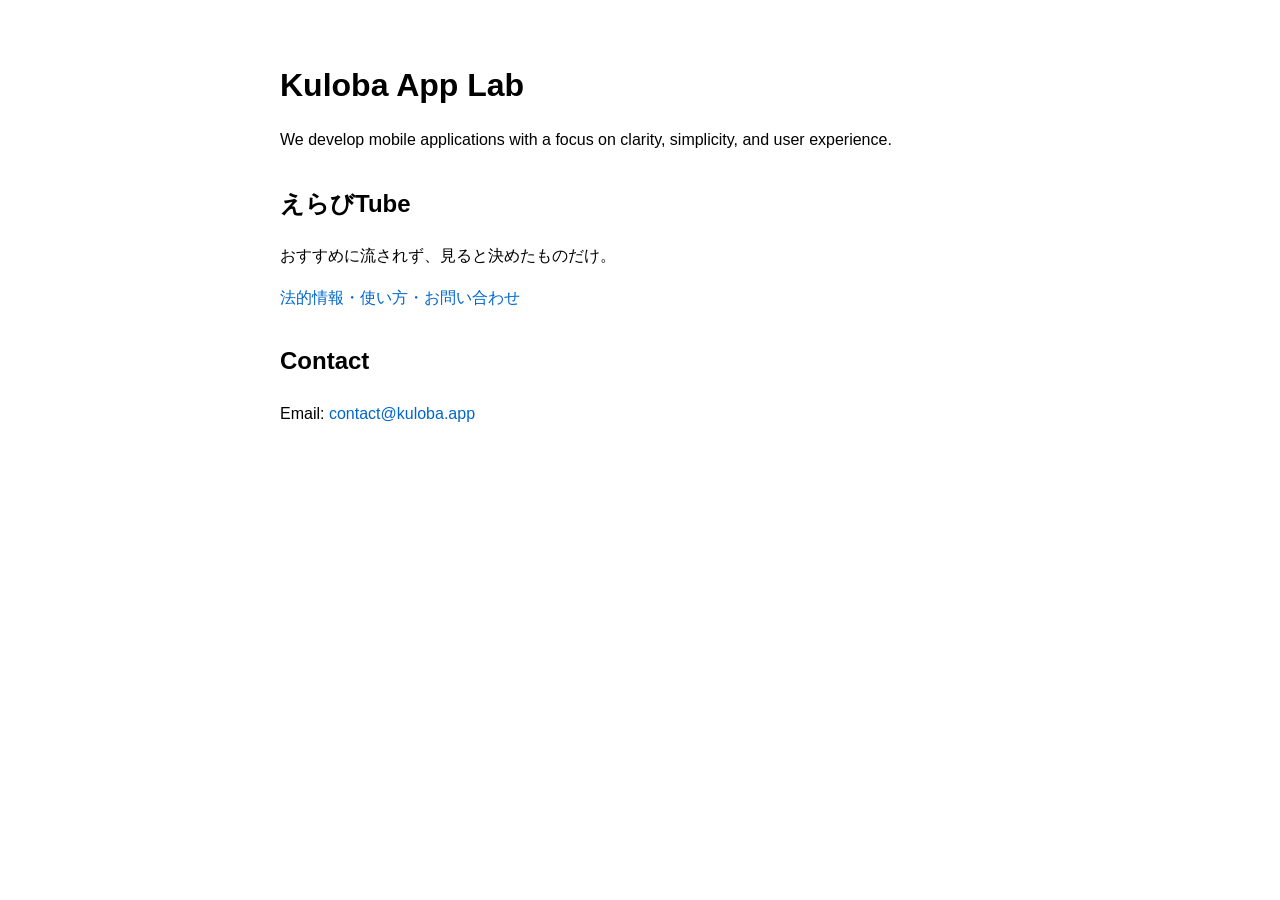
<file: index.html>
<!DOCTYPE html>
<html lang="en">
<head>
  <meta charset="UTF-8">
  <meta name="viewport" content="width=device-width, initial-scale=1.0">
  <title>Kuloba App Lab</title>
  <style>
    body {
      font-family: Arial, sans-serif;
      max-width: 720px;
      margin: 60px auto;
      padding: 0 20px;
      line-height: 1.6;
    }
    h1 {
      font-size: 32px;
      margin-bottom: 10px;
    }
    a {
      color: #0066cc;
      text-decoration: none;
    }
    a:hover {
      text-decoration: underline;
    }
    .section {
      margin-top: 32px;
    }
  </style>
</head>
<body>
  <h1>Kuloba App Lab</h1>
  <p>We develop mobile applications with a focus on clarity, simplicity, and user experience.</p>

  <div class="section" lang="ja">
    <h2>えらびTube</h2>
    <p>おすすめに流されず、見ると決めたものだけ。</p>
    <p><a href="erabitube/legal/">法的情報・使い方・お問い合わせ</a></p>
  </div>

  <div class="section">
    <h2>Contact</h2>
    <p>Email: <a href="mailto:contact@kuloba.app">contact@kuloba.app</a></p>
  </div>

</body>
</html>
</file>
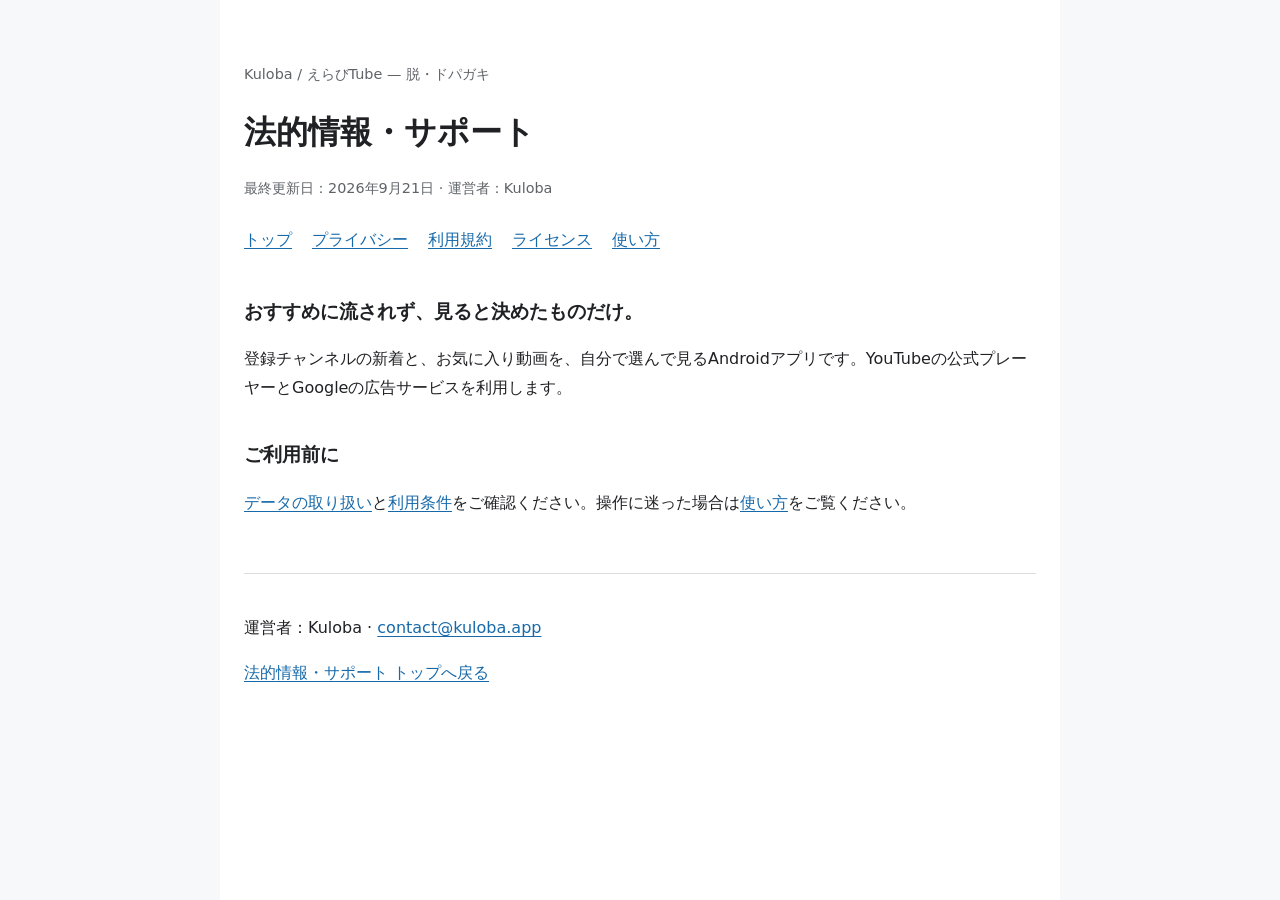
<file: erabitube/legal/index.html>
<!doctype html>
<html lang="ja">
<head>
  <meta charset="utf-8">
  <meta name="viewport" content="width=device-width,initial-scale=1">
  <title>法的情報・サポート | えらびTube</title>
  <link rel="stylesheet" href="style.css">
</head>
<body><main>
  <p class="brand">Kuloba / えらびTube — 脱・ドパガキ</p>
  <h1>法的情報・サポート</h1>
  <p class="meta">最終更新日：2026年9月21日 · 運営者：Kuloba</p>
  <nav aria-label="ページ一覧">
    <a href="index.html">トップ</a><a href="privacy.html">プライバシー</a>
    <a href="terms.html">利用規約</a><a href="open-source-licenses.html">ライセンス</a>
    <a href="help.html">使い方</a>
  </nav>
  <h2>おすすめに流されず、見ると決めたものだけ。</h2><p>登録チャンネルの新着と、お気に入り動画を、自分で選んで見るAndroidアプリです。YouTubeの公式プレーヤーとGoogleの広告サービスを利用します。</p><h2>ご利用前に</h2><p><a href="privacy.html">データの取り扱い</a>と<a href="terms.html">利用条件</a>をご確認ください。操作に迷った場合は<a href="help.html">使い方</a>をご覧ください。</p>
  <footer><p>運営者：Kuloba · <a href="mailto:contact@kuloba.app">contact@kuloba.app</a></p><a href="index.html">法的情報・サポート トップへ戻る</a></footer>
</main></body>
</html>
</file>
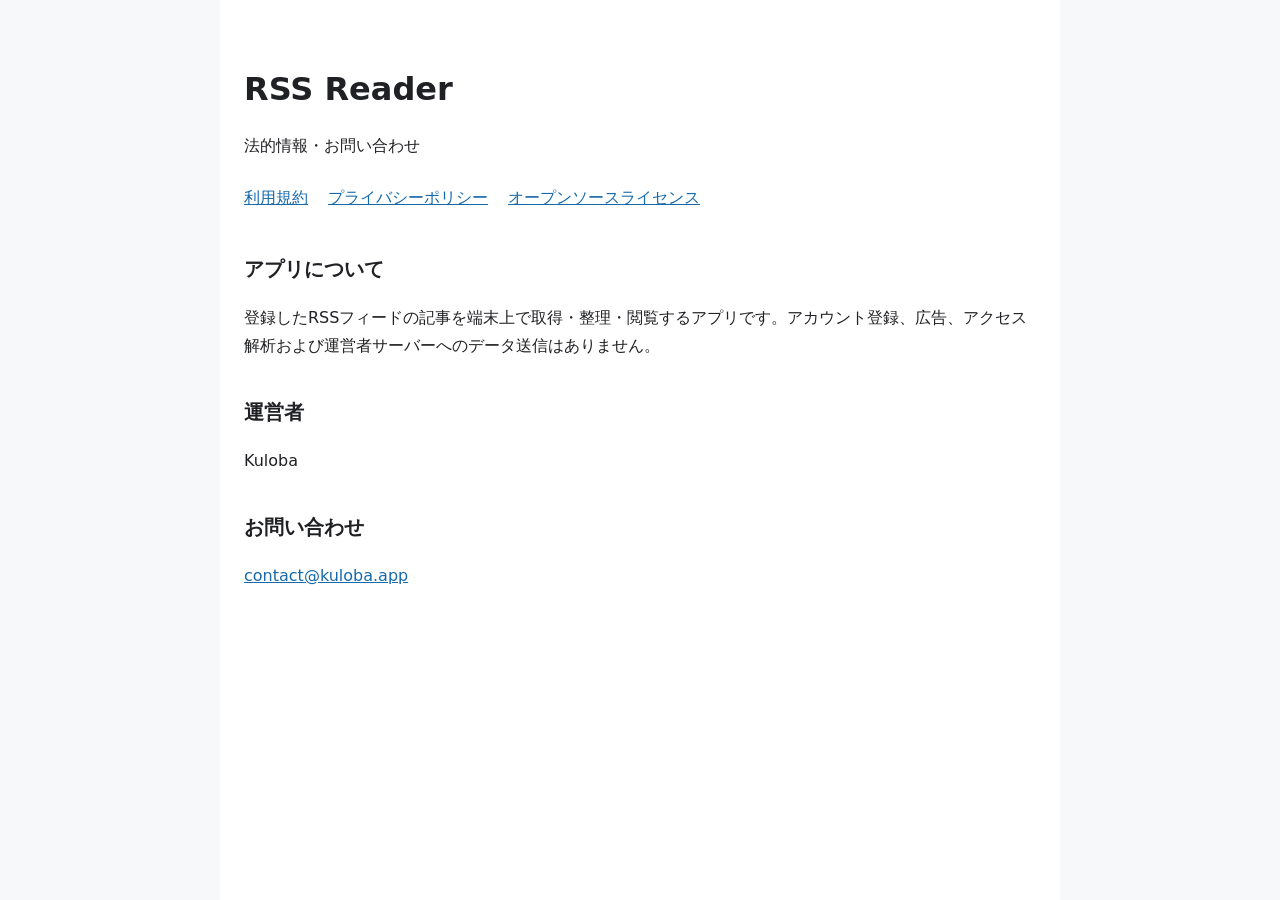
<file: rss-reader/legal/index.html>
<!doctype html>
<html lang="ja">
<head>
  <meta charset="utf-8">
  <meta name="viewport" content="width=device-width,initial-scale=1">
  <title>RSS Reader 法的情報</title>
  <link rel="stylesheet" href="style.css">
</head>
<body><main>
  <h1>RSS Reader</h1>
  <p>法的情報・お問い合わせ</p>
  <nav aria-label="法的情報">
    <a href="terms.html">利用規約</a>
    <a href="privacy.html">プライバシーポリシー</a>
    <a href="open-source-licenses.html">オープンソースライセンス</a>
  </nav>
  <h2>アプリについて</h2>
  <p>登録したRSSフィードの記事を端末上で取得・整理・閲覧するアプリです。アカウント登録、広告、アクセス解析および運営者サーバーへのデータ送信はありません。</p>
  <h2>運営者</h2>
  <p>Kuloba</p>
  <h2>お問い合わせ</h2>
  <p><a href="mailto:contact@kuloba.app">contact@kuloba.app</a></p>
</main></body>
</html>
</file>
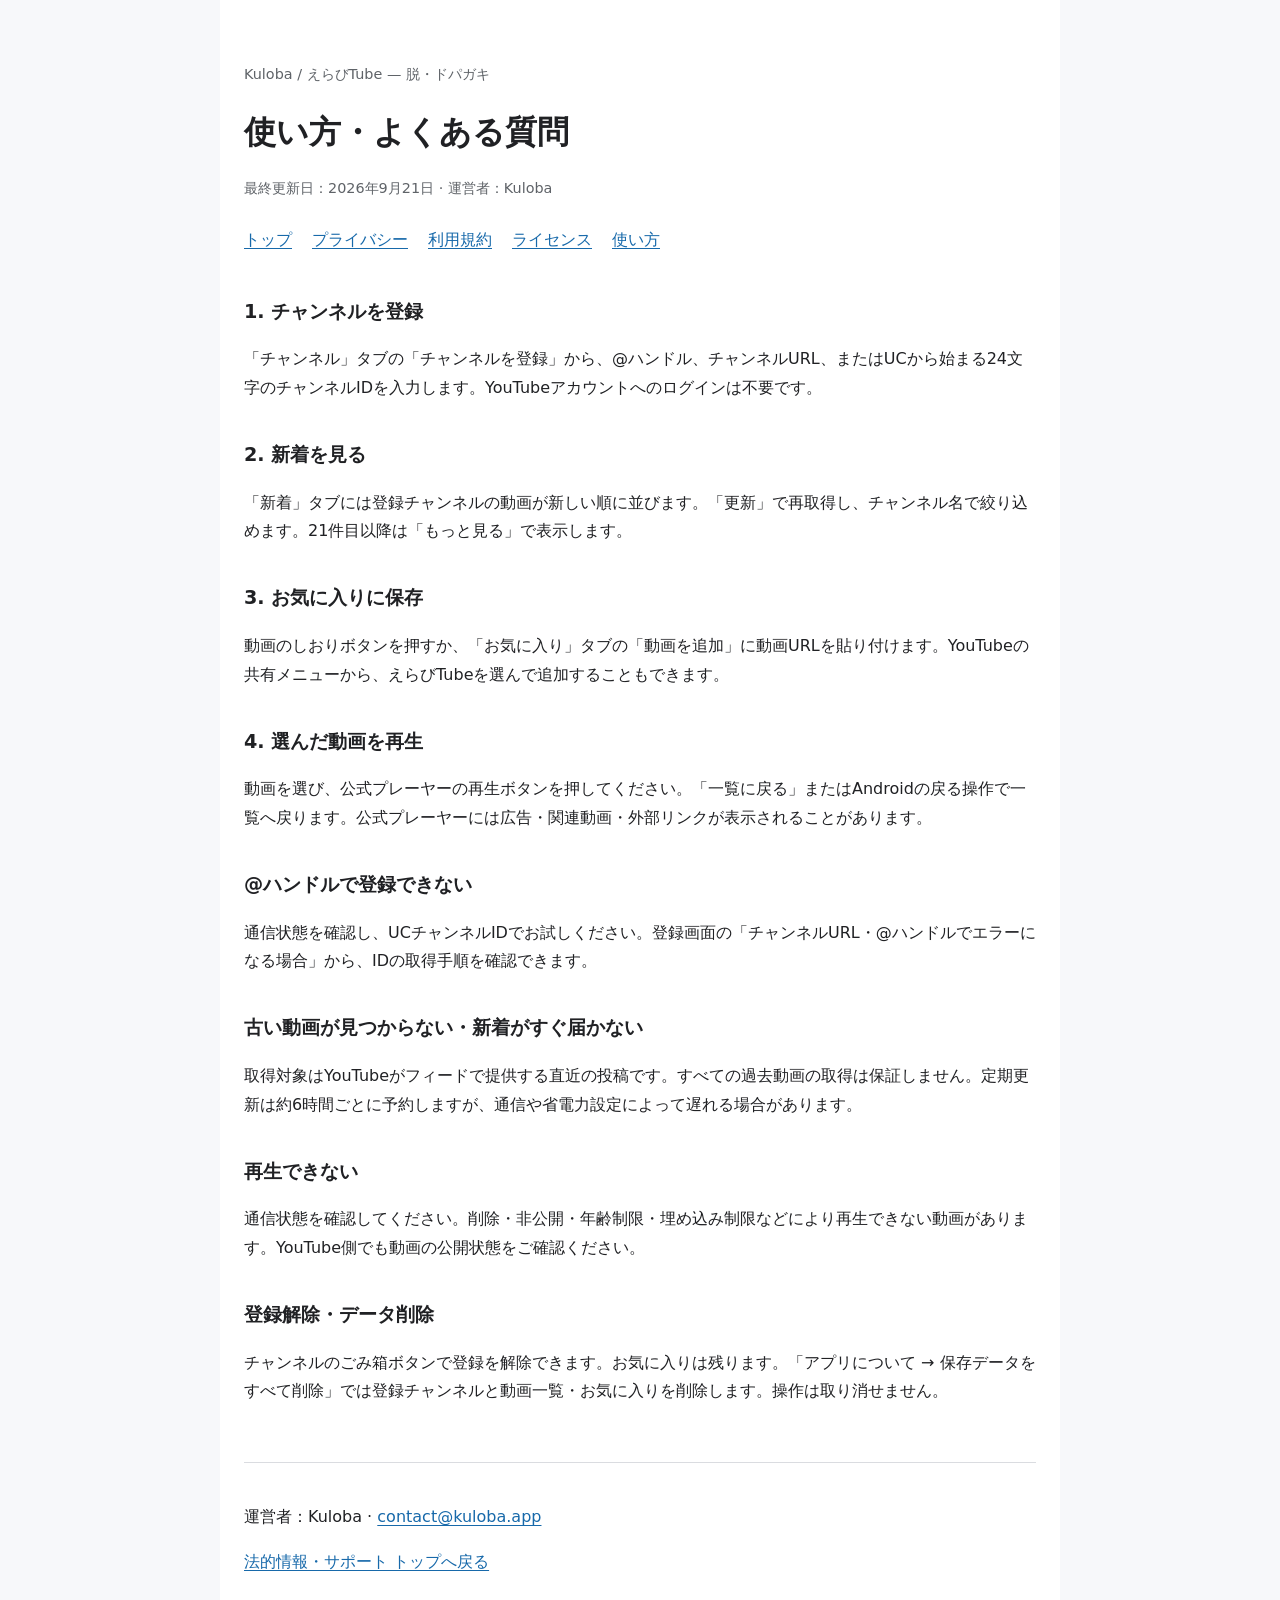
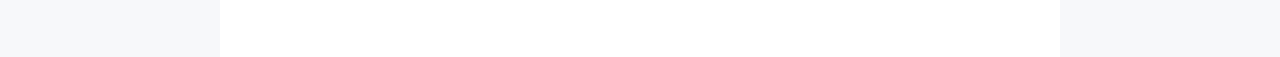
<file: erabitube/legal/help.html>
<!doctype html>
<html lang="ja">
<head>
  <meta charset="utf-8">
  <meta name="viewport" content="width=device-width,initial-scale=1">
  <title>使い方・よくある質問 | えらびTube</title>
  <link rel="stylesheet" href="style.css">
</head>
<body><main>
  <p class="brand">Kuloba / えらびTube — 脱・ドパガキ</p>
  <h1>使い方・よくある質問</h1>
  <p class="meta">最終更新日：2026年9月21日 · 運営者：Kuloba</p>
  <nav aria-label="ページ一覧">
    <a href="index.html">トップ</a><a href="privacy.html">プライバシー</a>
    <a href="terms.html">利用規約</a><a href="open-source-licenses.html">ライセンス</a>
    <a href="help.html">使い方</a>
  </nav>
  <section><h2>1. チャンネルを登録</h2><p>「チャンネル」タブの「チャンネルを登録」から、@ハンドル、チャンネルURL、またはUCから始まる24文字のチャンネルIDを入力します。YouTubeアカウントへのログインは不要です。</p></section>
<section><h2>2. 新着を見る</h2><p>「新着」タブには登録チャンネルの動画が新しい順に並びます。「更新」で再取得し、チャンネル名で絞り込めます。21件目以降は「もっと見る」で表示します。</p></section>
<section><h2>3. お気に入りに保存</h2><p>動画のしおりボタンを押すか、「お気に入り」タブの「動画を追加」に動画URLを貼り付けます。YouTubeの共有メニューから、えらびTubeを選んで追加することもできます。</p></section>
<section><h2>4. 選んだ動画を再生</h2><p>動画を選び、公式プレーヤーの再生ボタンを押してください。「一覧に戻る」またはAndroidの戻る操作で一覧へ戻ります。公式プレーヤーには広告・関連動画・外部リンクが表示されることがあります。</p></section>
<section><h2>@ハンドルで登録できない</h2><p>通信状態を確認し、UCチャンネルIDでお試しください。登録画面の「チャンネルURL・@ハンドルでエラーになる場合」から、IDの取得手順を確認できます。</p></section>
<section><h2>古い動画が見つからない・新着がすぐ届かない</h2><p>取得対象はYouTubeがフィードで提供する直近の投稿です。すべての過去動画の取得は保証しません。定期更新は約6時間ごとに予約しますが、通信や省電力設定によって遅れる場合があります。</p></section>
<section><h2>再生できない</h2><p>通信状態を確認してください。削除・非公開・年齢制限・埋め込み制限などにより再生できない動画があります。YouTube側でも動画の公開状態をご確認ください。</p></section>
<section><h2>登録解除・データ削除</h2><p>チャンネルのごみ箱ボタンで登録を解除できます。お気に入りは残ります。「アプリについて → 保存データをすべて削除」では登録チャンネルと動画一覧・お気に入りを削除します。操作は取り消せません。</p></section>
  <footer><p>運営者：Kuloba · <a href="mailto:contact@kuloba.app">contact@kuloba.app</a></p><a href="index.html">法的情報・サポート トップへ戻る</a></footer>
</main></body>
</html>
</file>
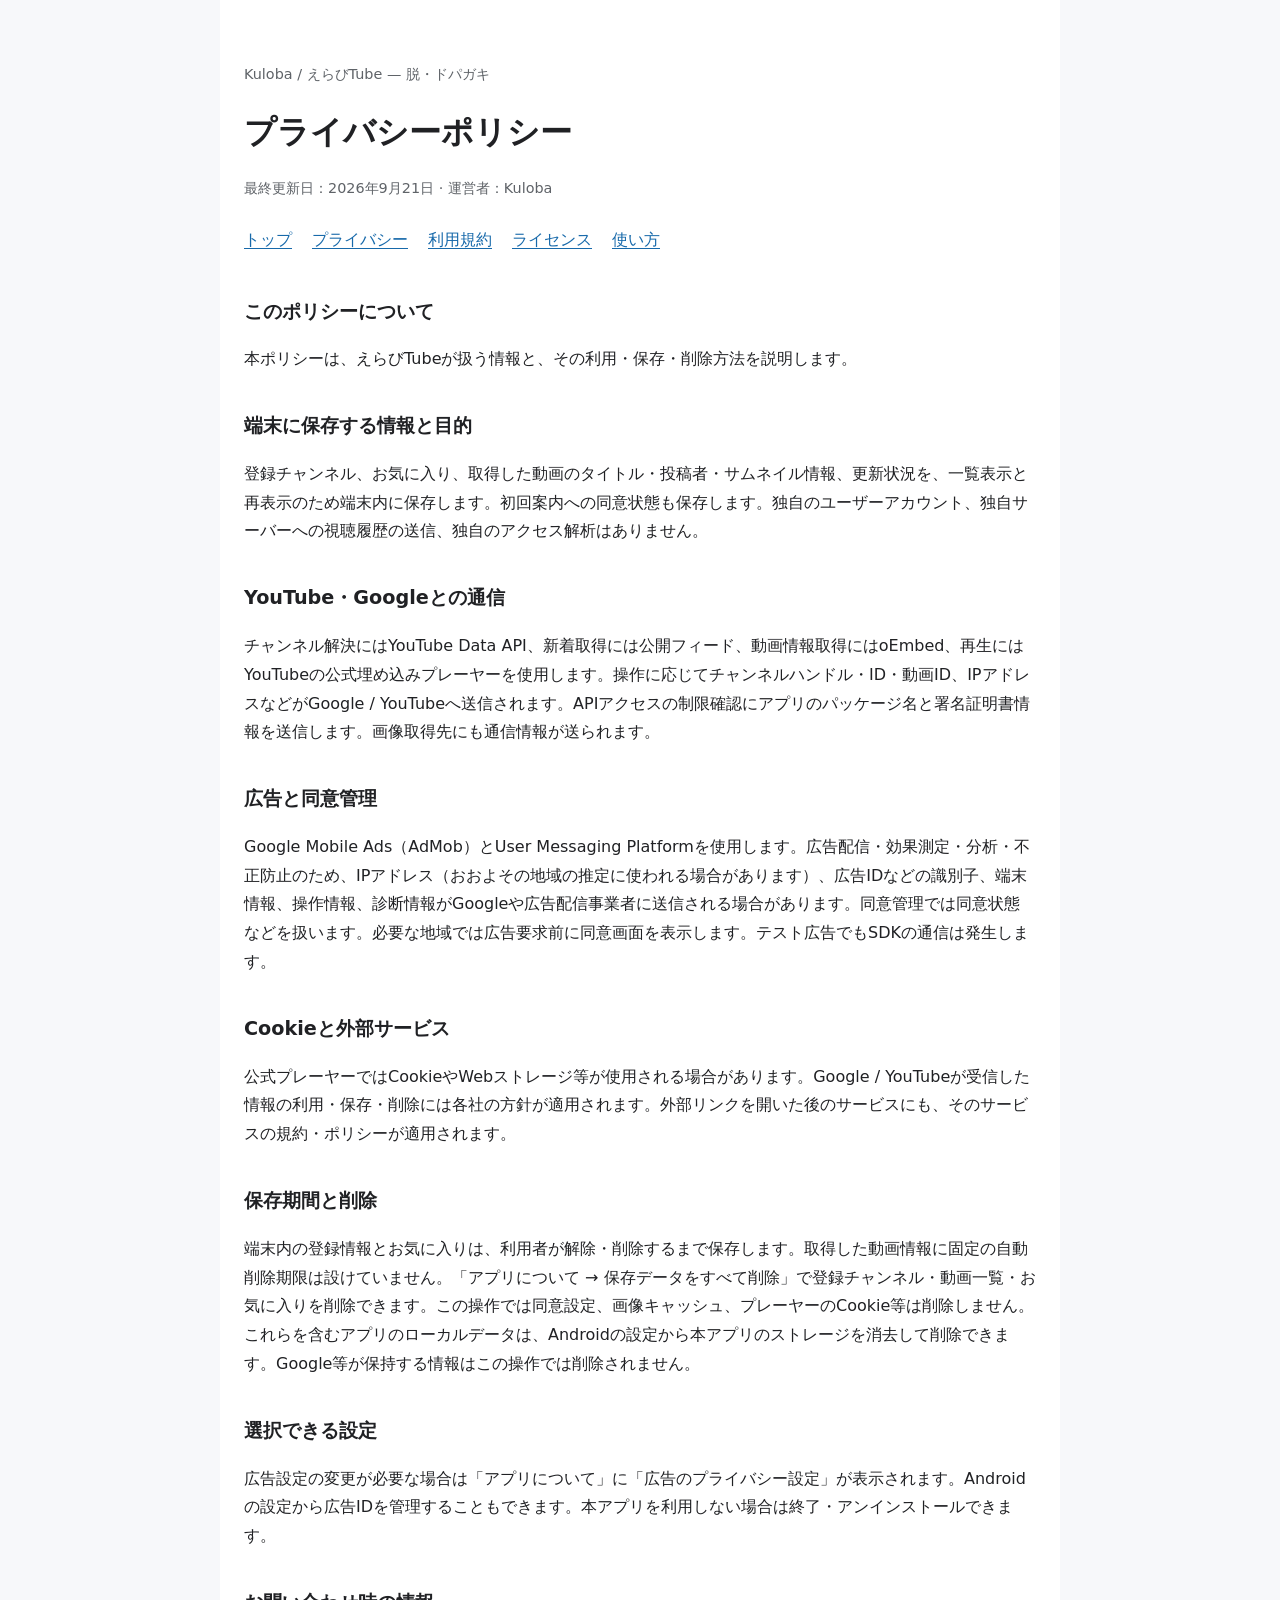
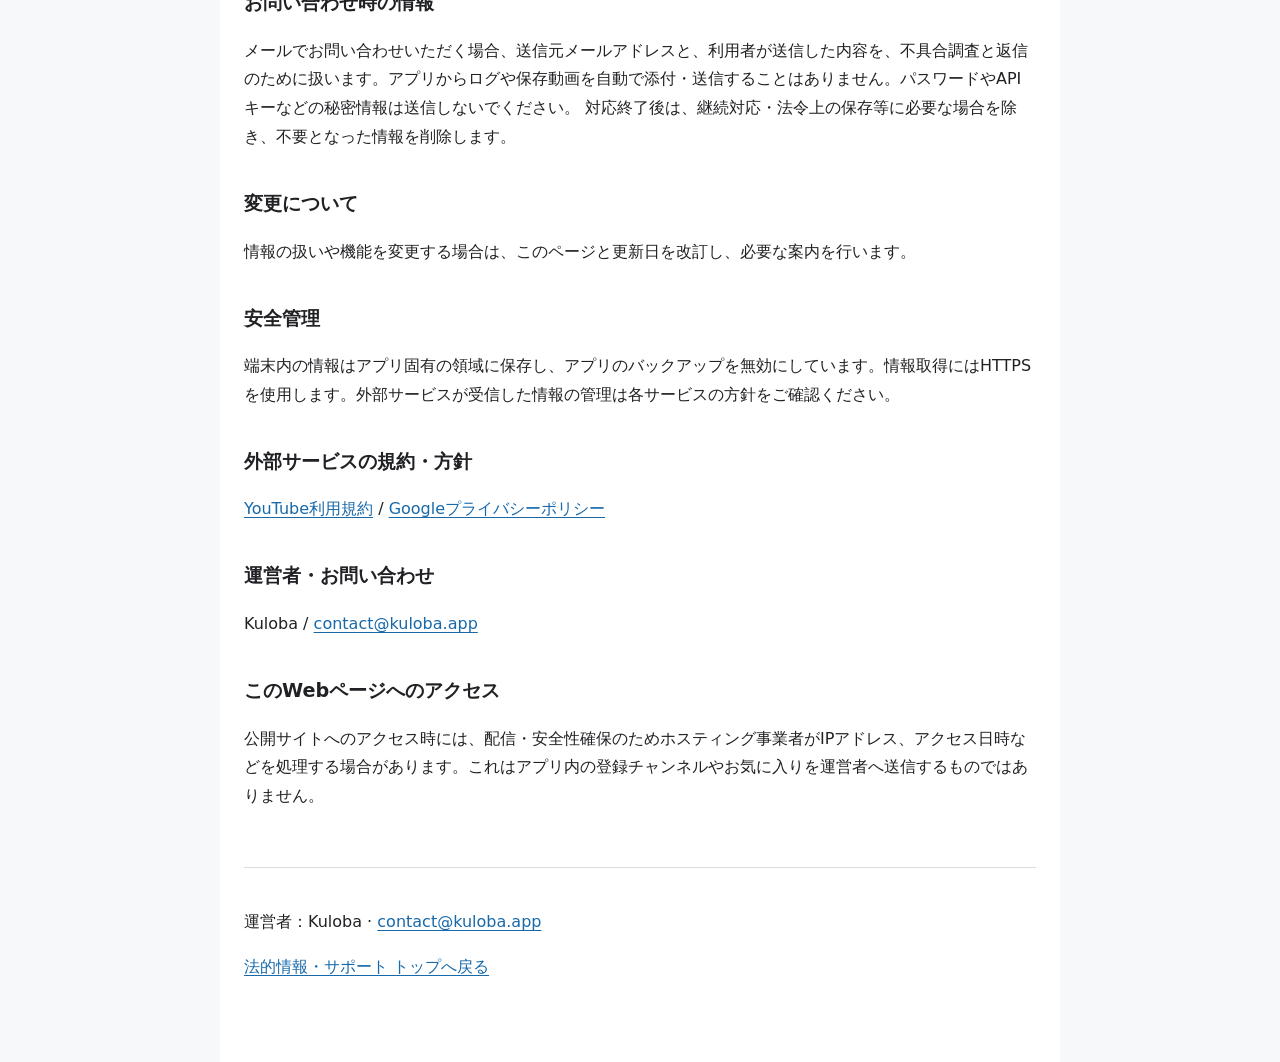
<file: erabitube/legal/privacy.html>
<!doctype html>
<html lang="ja">
<head>
  <meta charset="utf-8">
  <meta name="viewport" content="width=device-width,initial-scale=1">
  <title>プライバシーポリシー | えらびTube</title>
  <link rel="stylesheet" href="style.css">
</head>
<body><main>
  <p class="brand">Kuloba / えらびTube — 脱・ドパガキ</p>
  <h1>プライバシーポリシー</h1>
  <p class="meta">最終更新日：2026年9月21日 · 運営者：Kuloba</p>
  <nav aria-label="ページ一覧">
    <a href="index.html">トップ</a><a href="privacy.html">プライバシー</a>
    <a href="terms.html">利用規約</a><a href="open-source-licenses.html">ライセンス</a>
    <a href="help.html">使い方</a>
  </nav>
  <section><h2>このポリシーについて</h2><p>本ポリシーは、えらびTubeが扱う情報と、その利用・保存・削除方法を説明します。</p></section>
<section><h2>端末に保存する情報と目的</h2><p>登録チャンネル、お気に入り、取得した動画のタイトル・投稿者・サムネイル情報、更新状況を、一覧表示と再表示のため端末内に保存します。初回案内への同意状態も保存します。独自のユーザーアカウント、独自サーバーへの視聴履歴の送信、独自のアクセス解析はありません。</p></section>
<section><h2>YouTube・Googleとの通信</h2><p>チャンネル解決にはYouTube Data API、新着取得には公開フィード、動画情報取得にはoEmbed、再生にはYouTubeの公式埋め込みプレーヤーを使用します。操作に応じてチャンネルハンドル・ID・動画ID、IPアドレスなどがGoogle / YouTubeへ送信されます。APIアクセスの制限確認にアプリのパッケージ名と署名証明書情報を送信します。画像取得先にも通信情報が送られます。</p></section>
<section><h2>広告と同意管理</h2><p>Google Mobile Ads（AdMob）とUser Messaging Platformを使用します。広告配信・効果測定・分析・不正防止のため、IPアドレス（おおよその地域の推定に使われる場合があります）、広告IDなどの識別子、端末情報、操作情報、診断情報がGoogleや広告配信事業者に送信される場合があります。同意管理では同意状態などを扱います。必要な地域では広告要求前に同意画面を表示します。テスト広告でもSDKの通信は発生します。</p></section>
<section><h2>Cookieと外部サービス</h2><p>公式プレーヤーではCookieやWebストレージ等が使用される場合があります。Google / YouTubeが受信した情報の利用・保存・削除には各社の方針が適用されます。外部リンクを開いた後のサービスにも、そのサービスの規約・ポリシーが適用されます。</p></section>
<section><h2>保存期間と削除</h2><p>端末内の登録情報とお気に入りは、利用者が解除・削除するまで保存します。取得した動画情報に固定の自動削除期限は設けていません。「アプリについて → 保存データをすべて削除」で登録チャンネル・動画一覧・お気に入りを削除できます。この操作では同意設定、画像キャッシュ、プレーヤーのCookie等は削除しません。これらを含むアプリのローカルデータは、Androidの設定から本アプリのストレージを消去して削除できます。Google等が保持する情報はこの操作では削除されません。</p></section>
<section><h2>選択できる設定</h2><p>広告設定の変更が必要な場合は「アプリについて」に「広告のプライバシー設定」が表示されます。Androidの設定から広告IDを管理することもできます。本アプリを利用しない場合は終了・アンインストールできます。</p></section>
<section><h2>お問い合わせ時の情報</h2><p>メールでお問い合わせいただく場合、送信元メールアドレスと、利用者が送信した内容を、不具合調査と返信のために扱います。アプリからログや保存動画を自動で添付・送信することはありません。パスワードやAPIキーなどの秘密情報は送信しないでください。 対応終了後は、継続対応・法令上の保存等に必要な場合を除き、不要となった情報を削除します。</p></section>
<section><h2>変更について</h2><p>情報の扱いや機能を変更する場合は、このページと更新日を改訂し、必要な案内を行います。</p></section>
<section><h2>安全管理</h2><p>端末内の情報はアプリ固有の領域に保存し、アプリのバックアップを無効にしています。情報取得にはHTTPSを使用します。外部サービスが受信した情報の管理は各サービスの方針をご確認ください。</p></section><h2>外部サービスの規約・方針</h2><p><a href="https://www.youtube.com/t/terms">YouTube利用規約</a> / <a href="https://policies.google.com/privacy">Googleプライバシーポリシー</a></p><h2>運営者・お問い合わせ</h2><p>Kuloba / <a href="mailto:contact@kuloba.app">contact@kuloba.app</a></p><h2>このWebページへのアクセス</h2><p>公開サイトへのアクセス時には、配信・安全性確保のためホスティング事業者がIPアドレス、アクセス日時などを処理する場合があります。これはアプリ内の登録チャンネルやお気に入りを運営者へ送信するものではありません。</p>
  <footer><p>運営者：Kuloba · <a href="mailto:contact@kuloba.app">contact@kuloba.app</a></p><a href="index.html">法的情報・サポート トップへ戻る</a></footer>
</main></body>
</html>
</file>
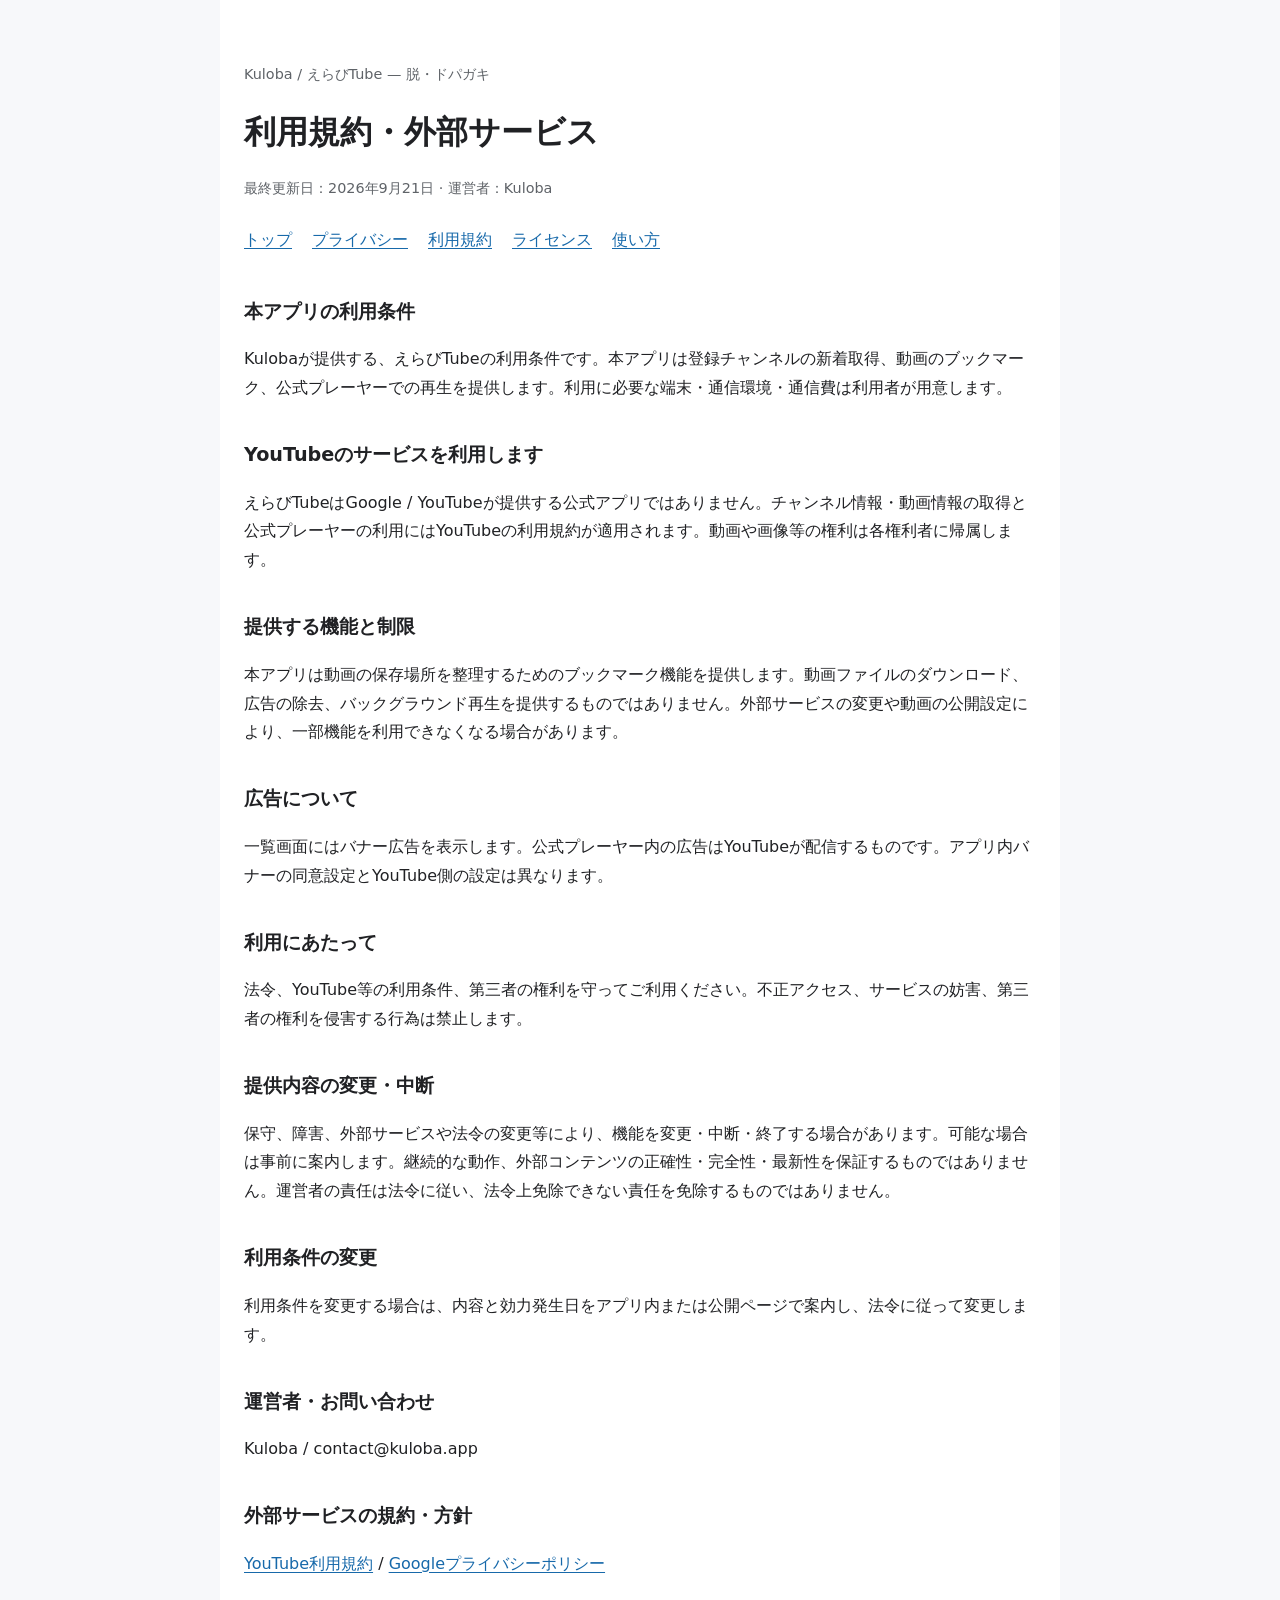
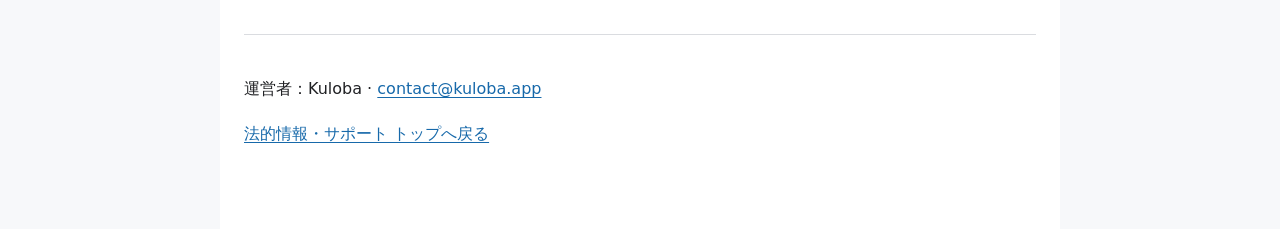
<file: erabitube/legal/terms.html>
<!doctype html>
<html lang="ja">
<head>
  <meta charset="utf-8">
  <meta name="viewport" content="width=device-width,initial-scale=1">
  <title>利用規約・外部サービス | えらびTube</title>
  <link rel="stylesheet" href="style.css">
</head>
<body><main>
  <p class="brand">Kuloba / えらびTube — 脱・ドパガキ</p>
  <h1>利用規約・外部サービス</h1>
  <p class="meta">最終更新日：2026年9月21日 · 運営者：Kuloba</p>
  <nav aria-label="ページ一覧">
    <a href="index.html">トップ</a><a href="privacy.html">プライバシー</a>
    <a href="terms.html">利用規約</a><a href="open-source-licenses.html">ライセンス</a>
    <a href="help.html">使い方</a>
  </nav>
  <section><h2>本アプリの利用条件</h2><p>Kulobaが提供する、えらびTubeの利用条件です。本アプリは登録チャンネルの新着取得、動画のブックマーク、公式プレーヤーでの再生を提供します。利用に必要な端末・通信環境・通信費は利用者が用意します。</p></section>
<section><h2>YouTubeのサービスを利用します</h2><p>えらびTubeはGoogle / YouTubeが提供する公式アプリではありません。チャンネル情報・動画情報の取得と公式プレーヤーの利用にはYouTubeの利用規約が適用されます。動画や画像等の権利は各権利者に帰属します。</p></section>
<section><h2>提供する機能と制限</h2><p>本アプリは動画の保存場所を整理するためのブックマーク機能を提供します。動画ファイルのダウンロード、広告の除去、バックグラウンド再生を提供するものではありません。外部サービスの変更や動画の公開設定により、一部機能を利用できなくなる場合があります。</p></section>
<section><h2>広告について</h2><p>一覧画面にはバナー広告を表示します。公式プレーヤー内の広告はYouTubeが配信するものです。アプリ内バナーの同意設定とYouTube側の設定は異なります。</p></section>
<section><h2>利用にあたって</h2><p>法令、YouTube等の利用条件、第三者の権利を守ってご利用ください。不正アクセス、サービスの妨害、第三者の権利を侵害する行為は禁止します。</p></section>
<section><h2>提供内容の変更・中断</h2><p>保守、障害、外部サービスや法令の変更等により、機能を変更・中断・終了する場合があります。可能な場合は事前に案内します。継続的な動作、外部コンテンツの正確性・完全性・最新性を保証するものではありません。運営者の責任は法令に従い、法令上免除できない責任を免除するものではありません。</p></section>
<section><h2>利用条件の変更</h2><p>利用条件を変更する場合は、内容と効力発生日をアプリ内または公開ページで案内し、法令に従って変更します。</p></section>
<section><h2>運営者・お問い合わせ</h2><p>Kuloba / contact@kuloba.app</p></section><h2>外部サービスの規約・方針</h2><p><a href="https://www.youtube.com/t/terms">YouTube利用規約</a> / <a href="https://policies.google.com/privacy">Googleプライバシーポリシー</a></p>
  <footer><p>運営者：Kuloba · <a href="mailto:contact@kuloba.app">contact@kuloba.app</a></p><a href="index.html">法的情報・サポート トップへ戻る</a></footer>
</main></body>
</html>
</file>
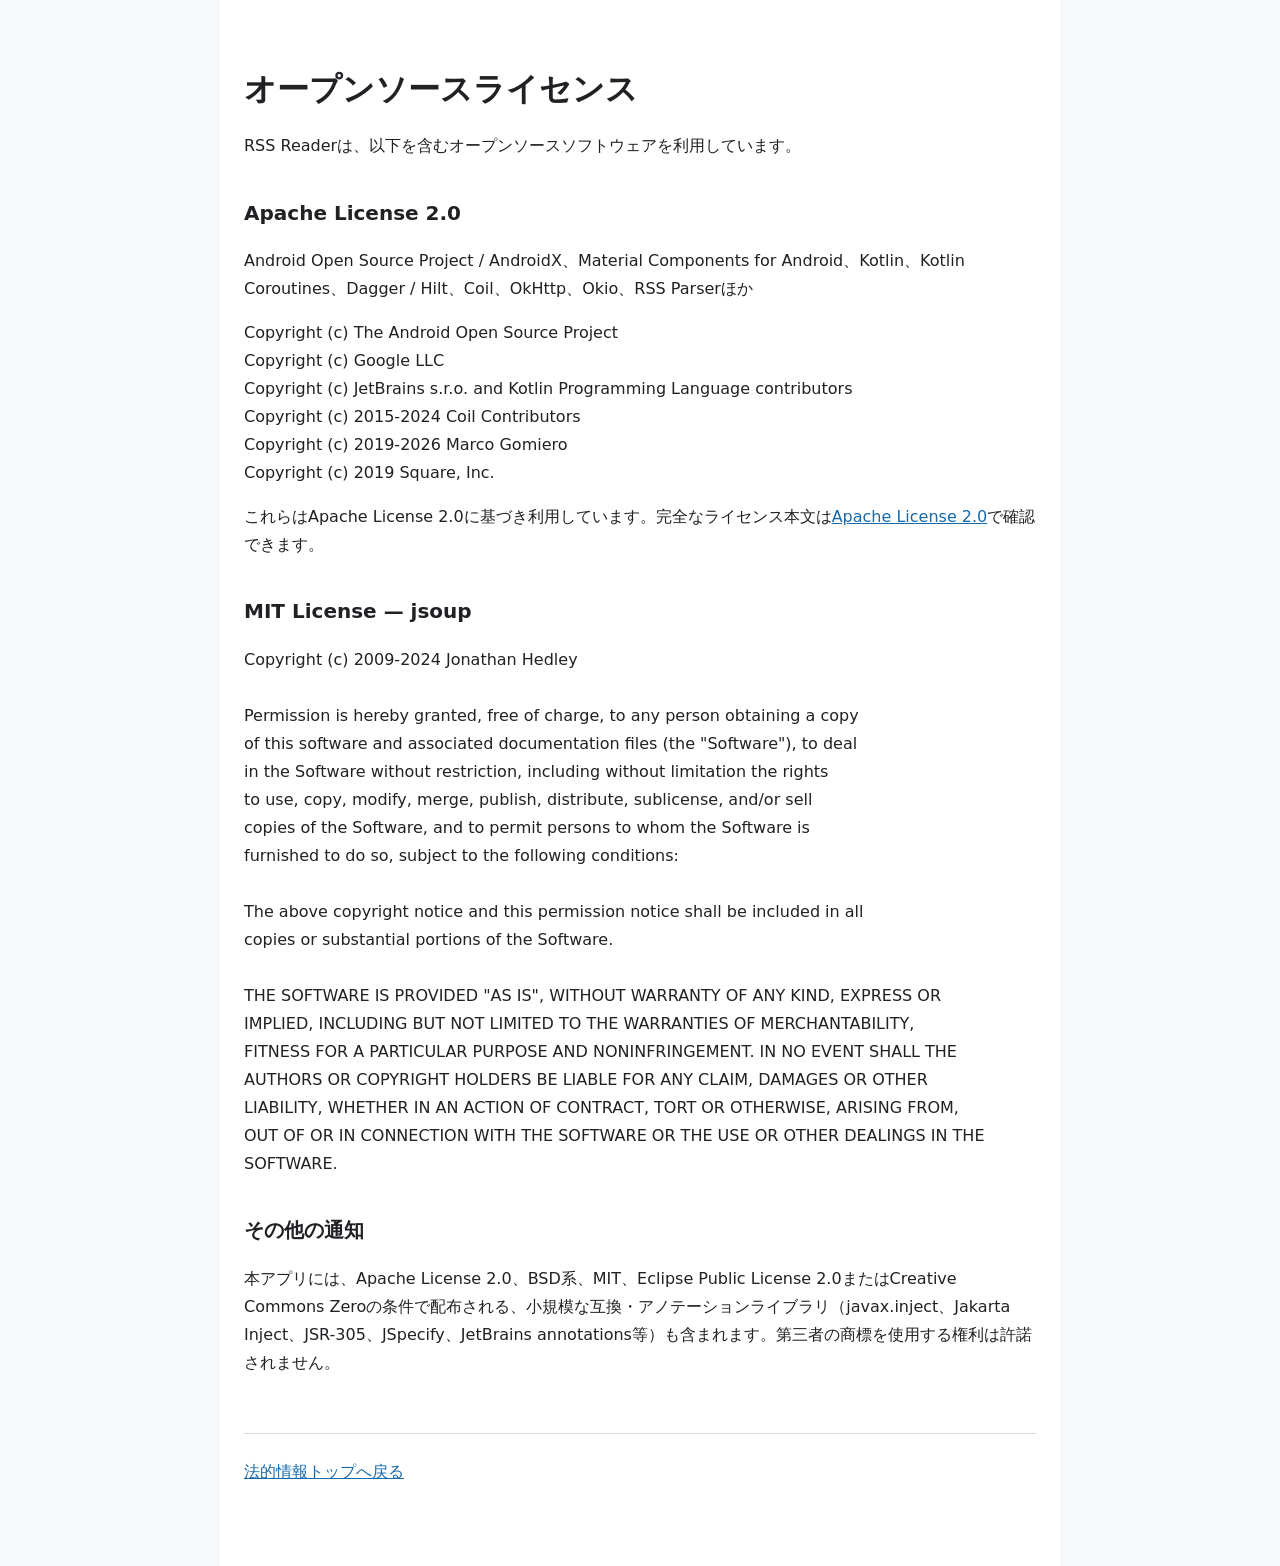
<file: rss-reader/legal/open-source-licenses.html>
<!doctype html>
<html lang="ja">
<head>
  <meta charset="utf-8">
  <meta name="viewport" content="width=device-width,initial-scale=1">
  <title>オープンソースライセンス | RSS Reader</title>
  <link rel="stylesheet" href="style.css">
</head>
<body><main>
  <h1>オープンソースライセンス</h1>
  <p>RSS Readerは、以下を含むオープンソースソフトウェアを利用しています。</p>
  <h2>Apache License 2.0</h2>
  <p>Android Open Source Project / AndroidX、Material Components for Android、Kotlin、Kotlin Coroutines、Dagger / Hilt、Coil、OkHttp、Okio、RSS Parserほか</p>
  <pre>Copyright (c) The Android Open Source Project
Copyright (c) Google LLC
Copyright (c) JetBrains s.r.o. and Kotlin Programming Language contributors
Copyright (c) 2015-2024 Coil Contributors
Copyright (c) 2019-2026 Marco Gomiero
Copyright (c) 2019 Square, Inc.</pre>
  <p>これらはApache License 2.0に基づき利用しています。完全なライセンス本文は<a href="https://www.apache.org/licenses/LICENSE-2.0">Apache License 2.0</a>で確認できます。</p>
  <h2>MIT License — jsoup</h2>
  <pre>Copyright (c) 2009-2024 Jonathan Hedley

Permission is hereby granted, free of charge, to any person obtaining a copy
of this software and associated documentation files (the "Software"), to deal
in the Software without restriction, including without limitation the rights
to use, copy, modify, merge, publish, distribute, sublicense, and/or sell
copies of the Software, and to permit persons to whom the Software is
furnished to do so, subject to the following conditions:

The above copyright notice and this permission notice shall be included in all
copies or substantial portions of the Software.

THE SOFTWARE IS PROVIDED "AS IS", WITHOUT WARRANTY OF ANY KIND, EXPRESS OR
IMPLIED, INCLUDING BUT NOT LIMITED TO THE WARRANTIES OF MERCHANTABILITY,
FITNESS FOR A PARTICULAR PURPOSE AND NONINFRINGEMENT. IN NO EVENT SHALL THE
AUTHORS OR COPYRIGHT HOLDERS BE LIABLE FOR ANY CLAIM, DAMAGES OR OTHER
LIABILITY, WHETHER IN AN ACTION OF CONTRACT, TORT OR OTHERWISE, ARISING FROM,
OUT OF OR IN CONNECTION WITH THE SOFTWARE OR THE USE OR OTHER DEALINGS IN THE
SOFTWARE.</pre>
  <h2>その他の通知</h2>
  <p>本アプリには、Apache License 2.0、BSD系、MIT、Eclipse Public License 2.0またはCreative Commons Zeroの条件で配布される、小規模な互換・アノテーションライブラリ（javax.inject、Jakarta Inject、JSR-305、JSpecify、JetBrains annotations等）も含まれます。第三者の商標を使用する権利は許諾されません。</p>
  <footer><a href="index.html">法的情報トップへ戻る</a></footer>
</main></body>
</html>
</file>
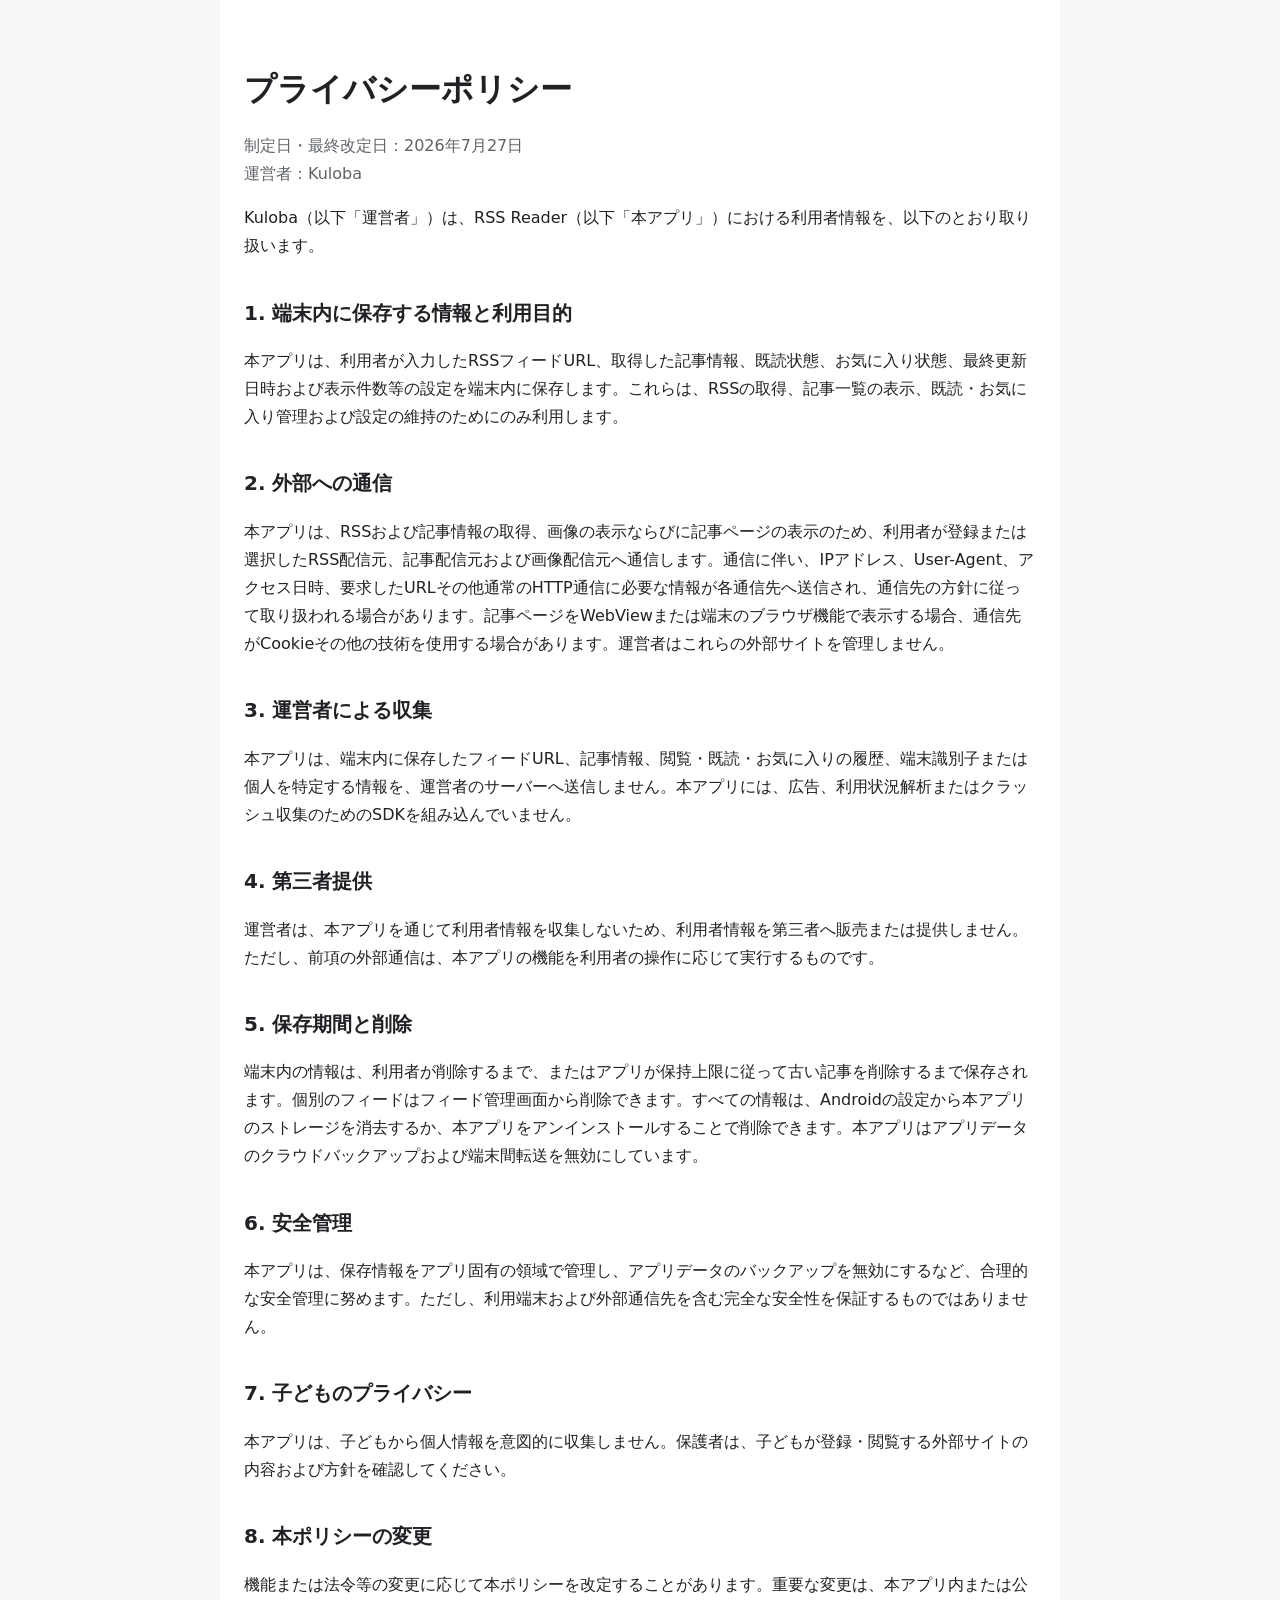
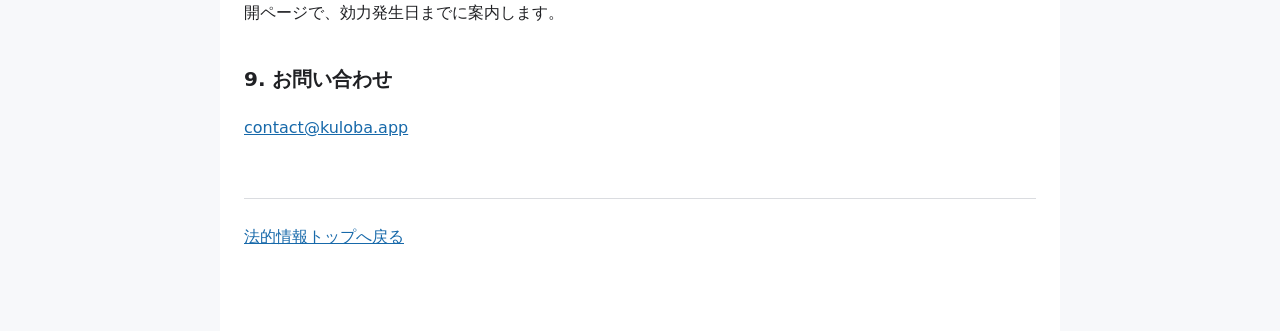
<file: rss-reader/legal/privacy.html>
<!doctype html>
<html lang="ja">
<head>
  <meta charset="utf-8">
  <meta name="viewport" content="width=device-width,initial-scale=1">
  <title>プライバシーポリシー | RSS Reader</title>
  <link rel="stylesheet" href="style.css">
</head>
<body><main>
  <h1>プライバシーポリシー</h1>
  <p class="meta">制定日・最終改定日：2026年7月27日<br>運営者：Kuloba</p>
  <p>Kuloba（以下「運営者」）は、RSS Reader（以下「本アプリ」）における利用者情報を、以下のとおり取り扱います。</p>
  <h2>1. 端末内に保存する情報と利用目的</h2>
  <p>本アプリは、利用者が入力したRSSフィードURL、取得した記事情報、既読状態、お気に入り状態、最終更新日時および表示件数等の設定を端末内に保存します。これらは、RSSの取得、記事一覧の表示、既読・お気に入り管理および設定の維持のためにのみ利用します。</p>
  <h2>2. 外部への通信</h2>
  <p>本アプリは、RSSおよび記事情報の取得、画像の表示ならびに記事ページの表示のため、利用者が登録または選択したRSS配信元、記事配信元および画像配信元へ通信します。通信に伴い、IPアドレス、User-Agent、アクセス日時、要求したURLその他通常のHTTP通信に必要な情報が各通信先へ送信され、通信先の方針に従って取り扱われる場合があります。記事ページをWebViewまたは端末のブラウザ機能で表示する場合、通信先がCookieその他の技術を使用する場合があります。運営者はこれらの外部サイトを管理しません。</p>
  <h2>3. 運営者による収集</h2>
  <p>本アプリは、端末内に保存したフィードURL、記事情報、閲覧・既読・お気に入りの履歴、端末識別子または個人を特定する情報を、運営者のサーバーへ送信しません。本アプリには、広告、利用状況解析またはクラッシュ収集のためのSDKを組み込んでいません。</p>
  <h2>4. 第三者提供</h2>
  <p>運営者は、本アプリを通じて利用者情報を収集しないため、利用者情報を第三者へ販売または提供しません。ただし、前項の外部通信は、本アプリの機能を利用者の操作に応じて実行するものです。</p>
  <h2>5. 保存期間と削除</h2>
  <p>端末内の情報は、利用者が削除するまで、またはアプリが保持上限に従って古い記事を削除するまで保存されます。個別のフィードはフィード管理画面から削除できます。すべての情報は、Androidの設定から本アプリのストレージを消去するか、本アプリをアンインストールすることで削除できます。本アプリはアプリデータのクラウドバックアップおよび端末間転送を無効にしています。</p>
  <h2>6. 安全管理</h2>
  <p>本アプリは、保存情報をアプリ固有の領域で管理し、アプリデータのバックアップを無効にするなど、合理的な安全管理に努めます。ただし、利用端末および外部通信先を含む完全な安全性を保証するものではありません。</p>
  <h2>7. 子どものプライバシー</h2>
  <p>本アプリは、子どもから個人情報を意図的に収集しません。保護者は、子どもが登録・閲覧する外部サイトの内容および方針を確認してください。</p>
  <h2>8. 本ポリシーの変更</h2>
  <p>機能または法令等の変更に応じて本ポリシーを改定することがあります。重要な変更は、本アプリ内または公開ページで、効力発生日までに案内します。</p>
  <h2>9. お問い合わせ</h2>
  <p><a href="mailto:contact@kuloba.app">contact@kuloba.app</a></p>
  <footer><a href="index.html">法的情報トップへ戻る</a></footer>
</main></body>
</html>
</file>
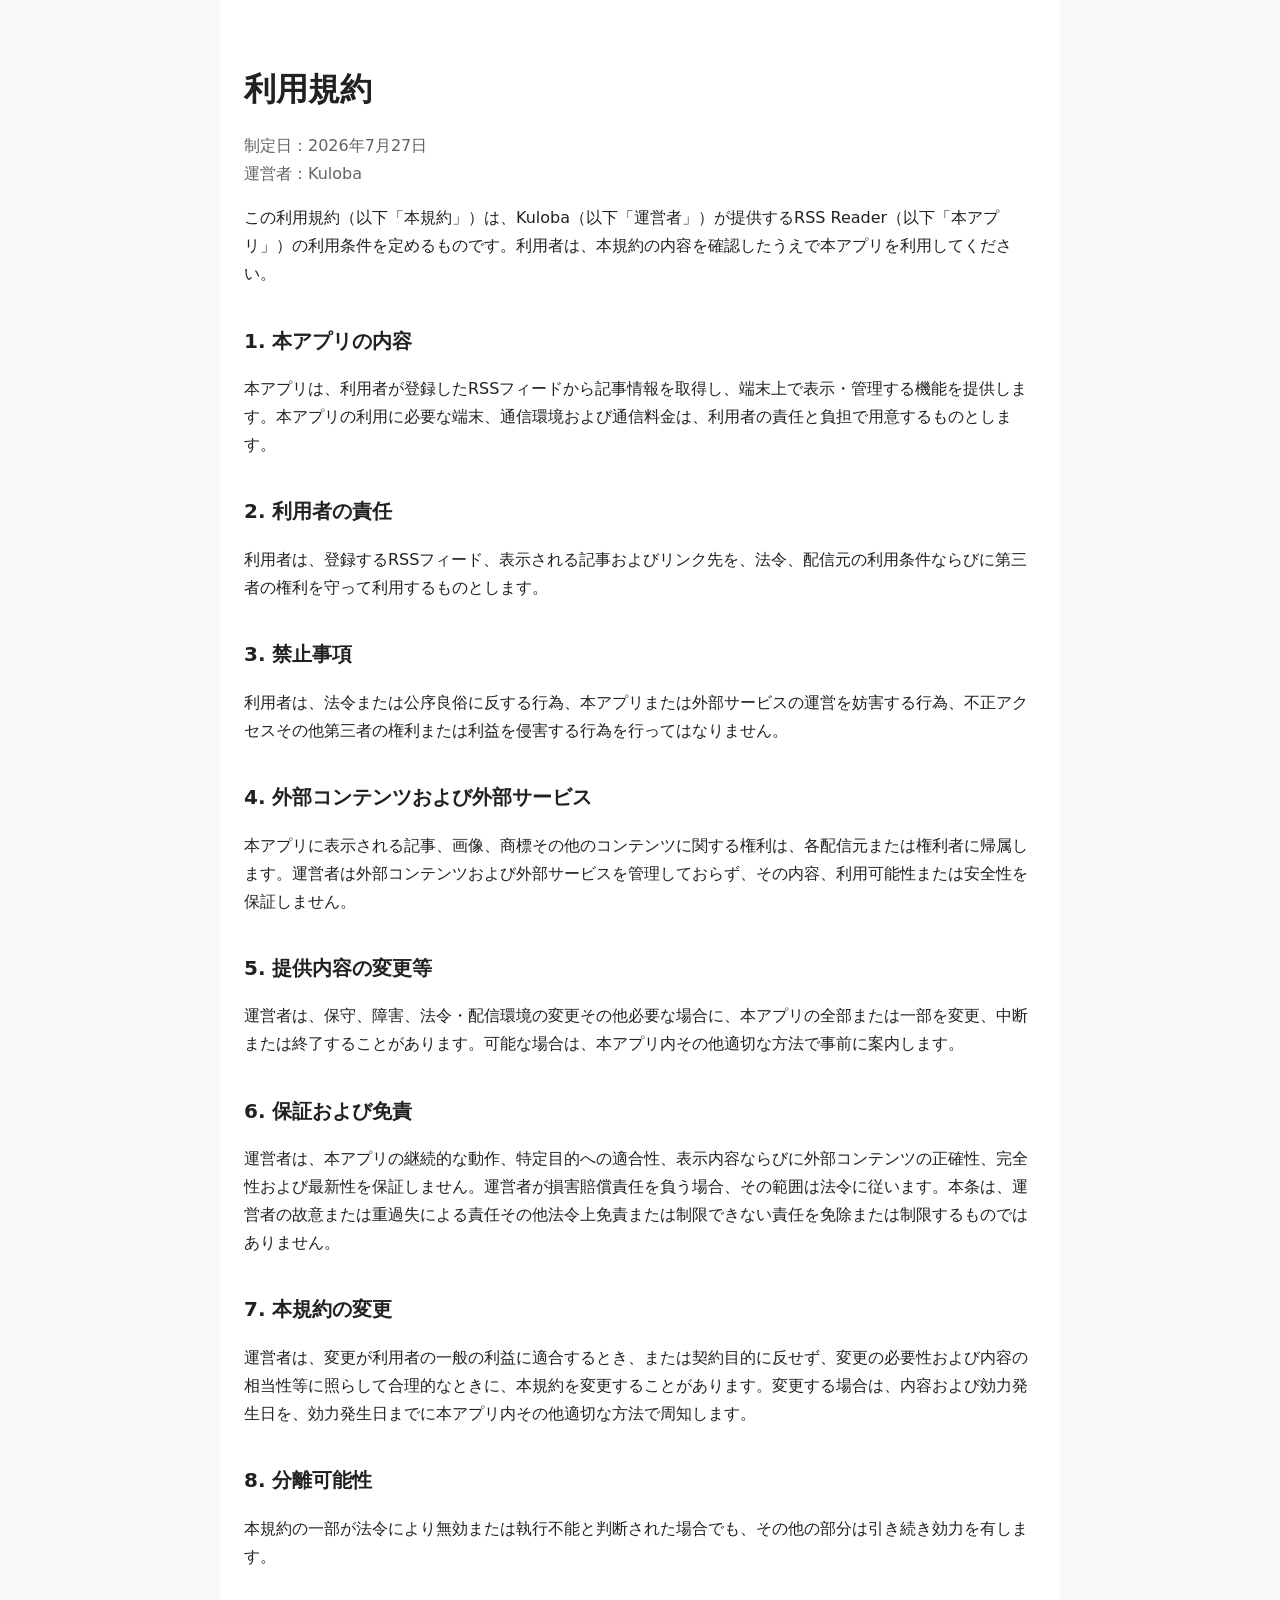
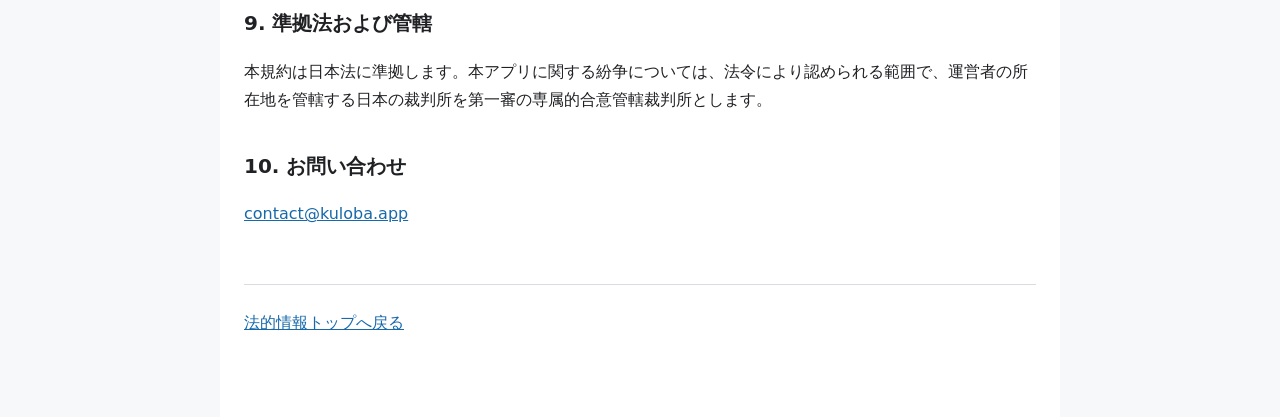
<file: rss-reader/legal/terms.html>
<!doctype html>
<html lang="ja">
<head>
  <meta charset="utf-8">
  <meta name="viewport" content="width=device-width,initial-scale=1">
  <title>利用規約 | RSS Reader</title>
  <link rel="stylesheet" href="style.css">
</head>
<body><main>
  <h1>利用規約</h1>
  <p class="meta">制定日：2026年7月27日<br>運営者：Kuloba</p>
  <p>この利用規約（以下「本規約」）は、Kuloba（以下「運営者」）が提供するRSS Reader（以下「本アプリ」）の利用条件を定めるものです。利用者は、本規約の内容を確認したうえで本アプリを利用してください。</p>
  <h2>1. 本アプリの内容</h2>
  <p>本アプリは、利用者が登録したRSSフィードから記事情報を取得し、端末上で表示・管理する機能を提供します。本アプリの利用に必要な端末、通信環境および通信料金は、利用者の責任と負担で用意するものとします。</p>
  <h2>2. 利用者の責任</h2>
  <p>利用者は、登録するRSSフィード、表示される記事およびリンク先を、法令、配信元の利用条件ならびに第三者の権利を守って利用するものとします。</p>
  <h2>3. 禁止事項</h2>
  <p>利用者は、法令または公序良俗に反する行為、本アプリまたは外部サービスの運営を妨害する行為、不正アクセスその他第三者の権利または利益を侵害する行為を行ってはなりません。</p>
  <h2>4. 外部コンテンツおよび外部サービス</h2>
  <p>本アプリに表示される記事、画像、商標その他のコンテンツに関する権利は、各配信元または権利者に帰属します。運営者は外部コンテンツおよび外部サービスを管理しておらず、その内容、利用可能性または安全性を保証しません。</p>
  <h2>5. 提供内容の変更等</h2>
  <p>運営者は、保守、障害、法令・配信環境の変更その他必要な場合に、本アプリの全部または一部を変更、中断または終了することがあります。可能な場合は、本アプリ内その他適切な方法で事前に案内します。</p>
  <h2>6. 保証および免責</h2>
  <p>運営者は、本アプリの継続的な動作、特定目的への適合性、表示内容ならびに外部コンテンツの正確性、完全性および最新性を保証しません。運営者が損害賠償責任を負う場合、その範囲は法令に従います。本条は、運営者の故意または重過失による責任その他法令上免責または制限できない責任を免除または制限するものではありません。</p>
  <h2>7. 本規約の変更</h2>
  <p>運営者は、変更が利用者の一般の利益に適合するとき、または契約目的に反せず、変更の必要性および内容の相当性等に照らして合理的なときに、本規約を変更することがあります。変更する場合は、内容および効力発生日を、効力発生日までに本アプリ内その他適切な方法で周知します。</p>
  <h2>8. 分離可能性</h2>
  <p>本規約の一部が法令により無効または執行不能と判断された場合でも、その他の部分は引き続き効力を有します。</p>
  <h2>9. 準拠法および管轄</h2>
  <p>本規約は日本法に準拠します。本アプリに関する紛争については、法令により認められる範囲で、運営者の所在地を管轄する日本の裁判所を第一審の専属的合意管轄裁判所とします。</p>
  <h2>10. お問い合わせ</h2>
  <p><a href="mailto:contact@kuloba.app">contact@kuloba.app</a></p>
  <footer><a href="index.html">法的情報トップへ戻る</a></footer>
</main></body>
</html>
</file>
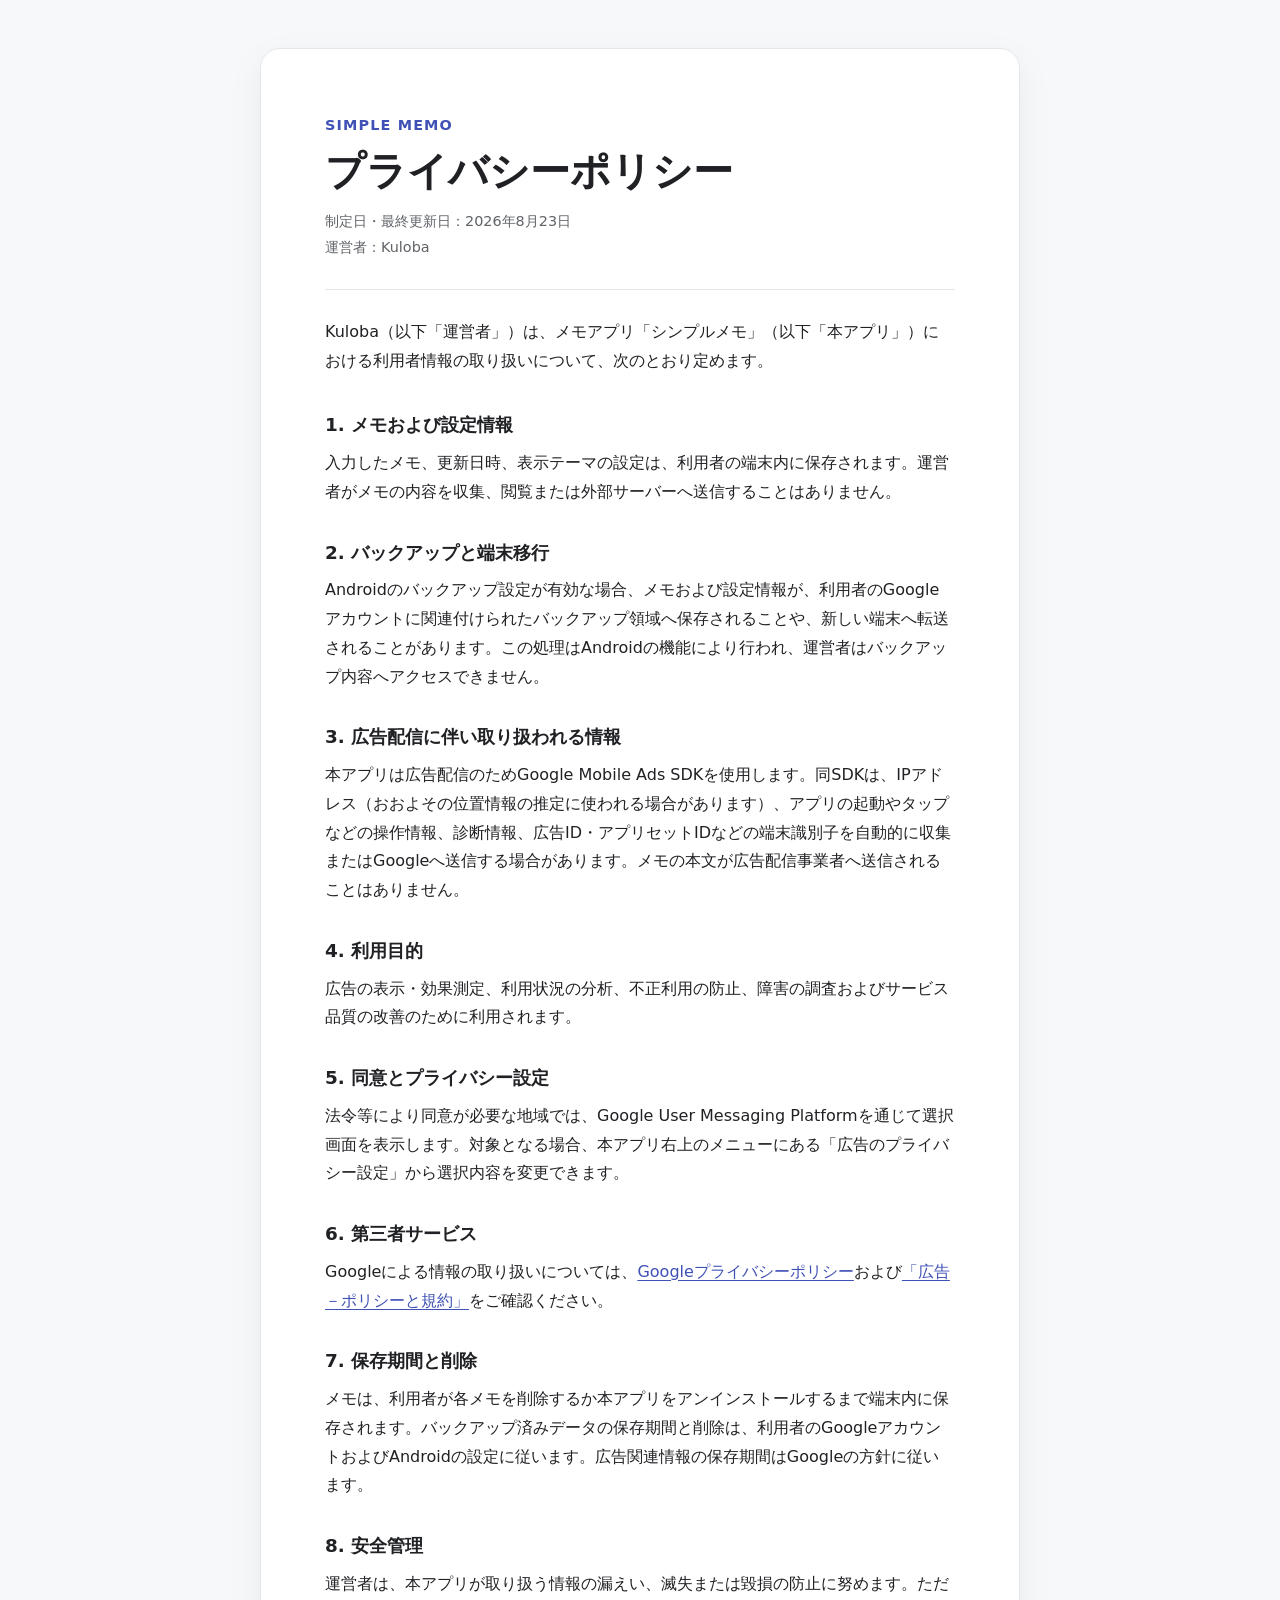
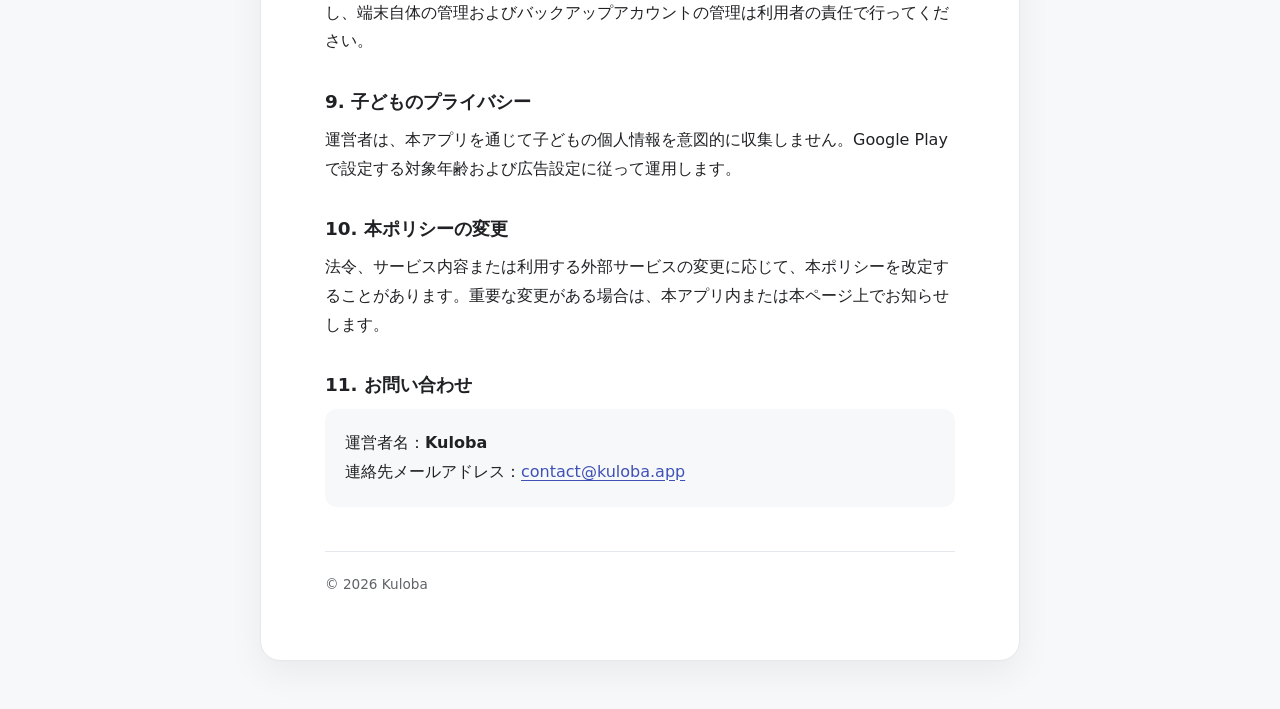
<file: simple-memo/legal/privacy.html>
<!doctype html>
<html lang="ja">
<head>
  <meta charset="utf-8">
  <meta name="viewport" content="width=device-width,initial-scale=1">
  <meta name="color-scheme" content="light dark">
  <meta name="description" content="メモアプリ「シンプルメモ」のプライバシーポリシー">
  <title>プライバシーポリシー | シンプルメモ</title>
  <link rel="stylesheet" href="style.css">
</head>
<body><main>
  <header>
    <p class="app-name">SIMPLE MEMO</p>
    <h1>プライバシーポリシー</h1>
    <p class="meta">制定日・最終更新日：2026年8月23日<br>運営者：Kuloba</p>
  </header>

  <p class="intro">Kuloba（以下「運営者」）は、メモアプリ「シンプルメモ」（以下「本アプリ」）における利用者情報の取り扱いについて、次のとおり定めます。</p>

  <h2>1. メモおよび設定情報</h2>
  <p>入力したメモ、更新日時、表示テーマの設定は、利用者の端末内に保存されます。運営者がメモの内容を収集、閲覧または外部サーバーへ送信することはありません。</p>

  <h2>2. バックアップと端末移行</h2>
  <p>Androidのバックアップ設定が有効な場合、メモおよび設定情報が、利用者のGoogleアカウントに関連付けられたバックアップ領域へ保存されることや、新しい端末へ転送されることがあります。この処理はAndroidの機能により行われ、運営者はバックアップ内容へアクセスできません。</p>

  <h2>3. 広告配信に伴い取り扱われる情報</h2>
  <p>本アプリは広告配信のためGoogle Mobile Ads SDKを使用します。同SDKは、IPアドレス（おおよその位置情報の推定に使われる場合があります）、アプリの起動やタップなどの操作情報、診断情報、広告ID・アプリセットIDなどの端末識別子を自動的に収集またはGoogleへ送信する場合があります。メモの本文が広告配信事業者へ送信されることはありません。</p>

  <h2>4. 利用目的</h2>
  <p>広告の表示・効果測定、利用状況の分析、不正利用の防止、障害の調査およびサービス品質の改善のために利用されます。</p>

  <h2>5. 同意とプライバシー設定</h2>
  <p>法令等により同意が必要な地域では、Google User Messaging Platformを通じて選択画面を表示します。対象となる場合、本アプリ右上のメニューにある「広告のプライバシー設定」から選択内容を変更できます。</p>

  <h2>6. 第三者サービス</h2>
  <p>Googleによる情報の取り扱いについては、<a href="https://policies.google.com/privacy" rel="noopener noreferrer">Googleプライバシーポリシー</a>および<a href="https://policies.google.com/technologies/ads" rel="noopener noreferrer">「広告－ポリシーと規約」</a>をご確認ください。</p>

  <h2>7. 保存期間と削除</h2>
  <p>メモは、利用者が各メモを削除するか本アプリをアンインストールするまで端末内に保存されます。バックアップ済みデータの保存期間と削除は、利用者のGoogleアカウントおよびAndroidの設定に従います。広告関連情報の保存期間はGoogleの方針に従います。</p>

  <h2>8. 安全管理</h2>
  <p>運営者は、本アプリが取り扱う情報の漏えい、滅失または毀損の防止に努めます。ただし、端末自体の管理およびバックアップアカウントの管理は利用者の責任で行ってください。</p>

  <h2>9. 子どものプライバシー</h2>
  <p>運営者は、本アプリを通じて子どもの個人情報を意図的に収集しません。Google Playで設定する対象年齢および広告設定に従って運用します。</p>

  <h2>10. 本ポリシーの変更</h2>
  <p>法令、サービス内容または利用する外部サービスの変更に応じて、本ポリシーを改定することがあります。重要な変更がある場合は、本アプリ内または本ページ上でお知らせします。</p>

  <h2>11. お問い合わせ</h2>
  <div class="contact">
    <p>運営者名：<strong>Kuloba</strong></p>
    <p>連絡先メールアドレス：<a href="mailto:contact@kuloba.app">contact@kuloba.app</a></p>
  </div>

  <footer>© 2026 Kuloba</footer>
</main></body>
</html>
</file>
<file: erabitube/legal/style.css>
:root { color-scheme: light dark; font-family: system-ui, -apple-system, BlinkMacSystemFont, "Noto Sans JP", sans-serif; line-height: 1.8; }
body { margin: 0; color: #202124; background: #f7f8fa; }
main { box-sizing: border-box; max-width: 840px; min-height: 100vh; margin: 0 auto; padding: 48px 24px 80px; background: #fff; }
h1 { font-size: clamp(1.6rem, 5vw, 2rem); line-height: 1.4; }
h2 { margin-top: 2.2rem; font-size: 1.2rem; }
nav { display: flex; flex-wrap: wrap; gap: 8px 20px; margin: 24px 0 40px; }
a { color: #1769aa; overflow-wrap: anywhere; text-underline-offset: 3px; }
a:focus-visible, summary:focus-visible { outline: 3px solid #1769aa; outline-offset: 4px; }
.meta, .brand { color: #5f6368; font-size: .9rem; }
pre { overflow-wrap: anywhere; white-space: pre-wrap; font: inherit; }
details { border-bottom: 1px solid #dadce0; padding: 16px 0; }
summary { cursor: pointer; overflow-wrap: anywhere; font-weight: 600; }
footer { margin-top: 56px; padding-top: 24px; border-top: 1px solid #dadce0; }
@media (prefers-color-scheme: dark) {
  body, main { color: #e8eaed; background: #202124; }
  a { color: #8ab4f8; }
  .meta, .brand { color: #bdc1c6; }
  footer, details { border-color: #5f6368; }
}
</file>
<file: rss-reader/legal/style.css>
:root {
  color-scheme: light dark;
  font-family: system-ui, -apple-system, BlinkMacSystemFont, "Noto Sans JP", sans-serif;
  line-height: 1.75;
}
body {
  margin: 0;
  color: #202124;
  background: #f7f8fa;
}
main {
  box-sizing: border-box;
  max-width: 840px;
  min-height: 100vh;
  margin: 0 auto;
  padding: 48px 24px 80px;
  background: #fff;
}
h1 { font-size: 2rem; line-height: 1.3; }
h2 { margin-top: 2.2rem; font-size: 1.25rem; }
nav { display: flex; flex-wrap: wrap; gap: 8px 20px; margin: 24px 0 40px; }
a { color: #1769aa; }
.meta { color: #5f6368; }
pre {
  overflow-wrap: anywhere;
  white-space: pre-wrap;
  font: inherit;
}
footer { margin-top: 56px; padding-top: 24px; border-top: 1px solid #dadce0; }
@media (prefers-color-scheme: dark) {
  body, main { color: #e8eaed; background: #202124; }
  a { color: #8ab4f8; }
  .meta { color: #bdc1c6; }
  footer { border-color: #5f6368; }
}
</file>
<file: simple-memo/legal/style.css>
:root {
  color-scheme: light;
  font-family: system-ui, -apple-system, BlinkMacSystemFont, "Noto Sans JP", sans-serif;
  line-height: 1.8;
  --page: #f7f8fa;
  --surface: #fff;
  --text: #202124;
  --muted: #5f6368;
  --line: #e4e7eb;
  --accent: #3f51b5;
}
* { box-sizing: border-box; }
body { margin: 0; color: var(--text); background: var(--page); }
main {
  width: min(100% - 32px, 760px);
  min-height: 100vh;
  margin: 48px auto;
  padding: clamp(28px, 6vw, 64px);
  background: var(--surface);
  border: 1px solid var(--line);
  border-radius: 20px;
  box-shadow: 0 12px 36px rgba(0, 0, 0, .06);
}
header { padding-bottom: 28px; border-bottom: 1px solid var(--line); }
.app-name { margin: 0 0 6px; color: var(--accent); font-size: .9rem; font-weight: 700; letter-spacing: .08em; }
h1 { margin: 0; font-size: clamp(1.8rem, 5vw, 2.5rem); line-height: 1.3; }
.meta { margin: 12px 0 0; color: var(--muted); font-size: .9rem; }
.intro { margin: 28px 0 36px; }
h2 { margin: 32px 0 10px; font-size: 1.15rem; line-height: 1.5; }
p { margin: 0; }
a { color: var(--accent); text-underline-offset: 3px; overflow-wrap: anywhere; }
.contact { padding: 20px; background: var(--page); border-radius: 12px; }
footer { margin-top: 44px; padding-top: 20px; border-top: 1px solid var(--line); color: var(--muted); font-size: .85rem; }
@media (prefers-color-scheme: dark) {
  :root {
    color-scheme: dark;
    --page: #111318;
    --surface: #1b1e24;
    --text: #edf0f5;
    --muted: #b5bac5;
    --line: #343842;
    --accent: #aeb8ff;
  }
}
@media (max-width: 560px) {
  main { width: 100%; margin: 0; border: 0; border-radius: 0; box-shadow: none; }
}
</file>
